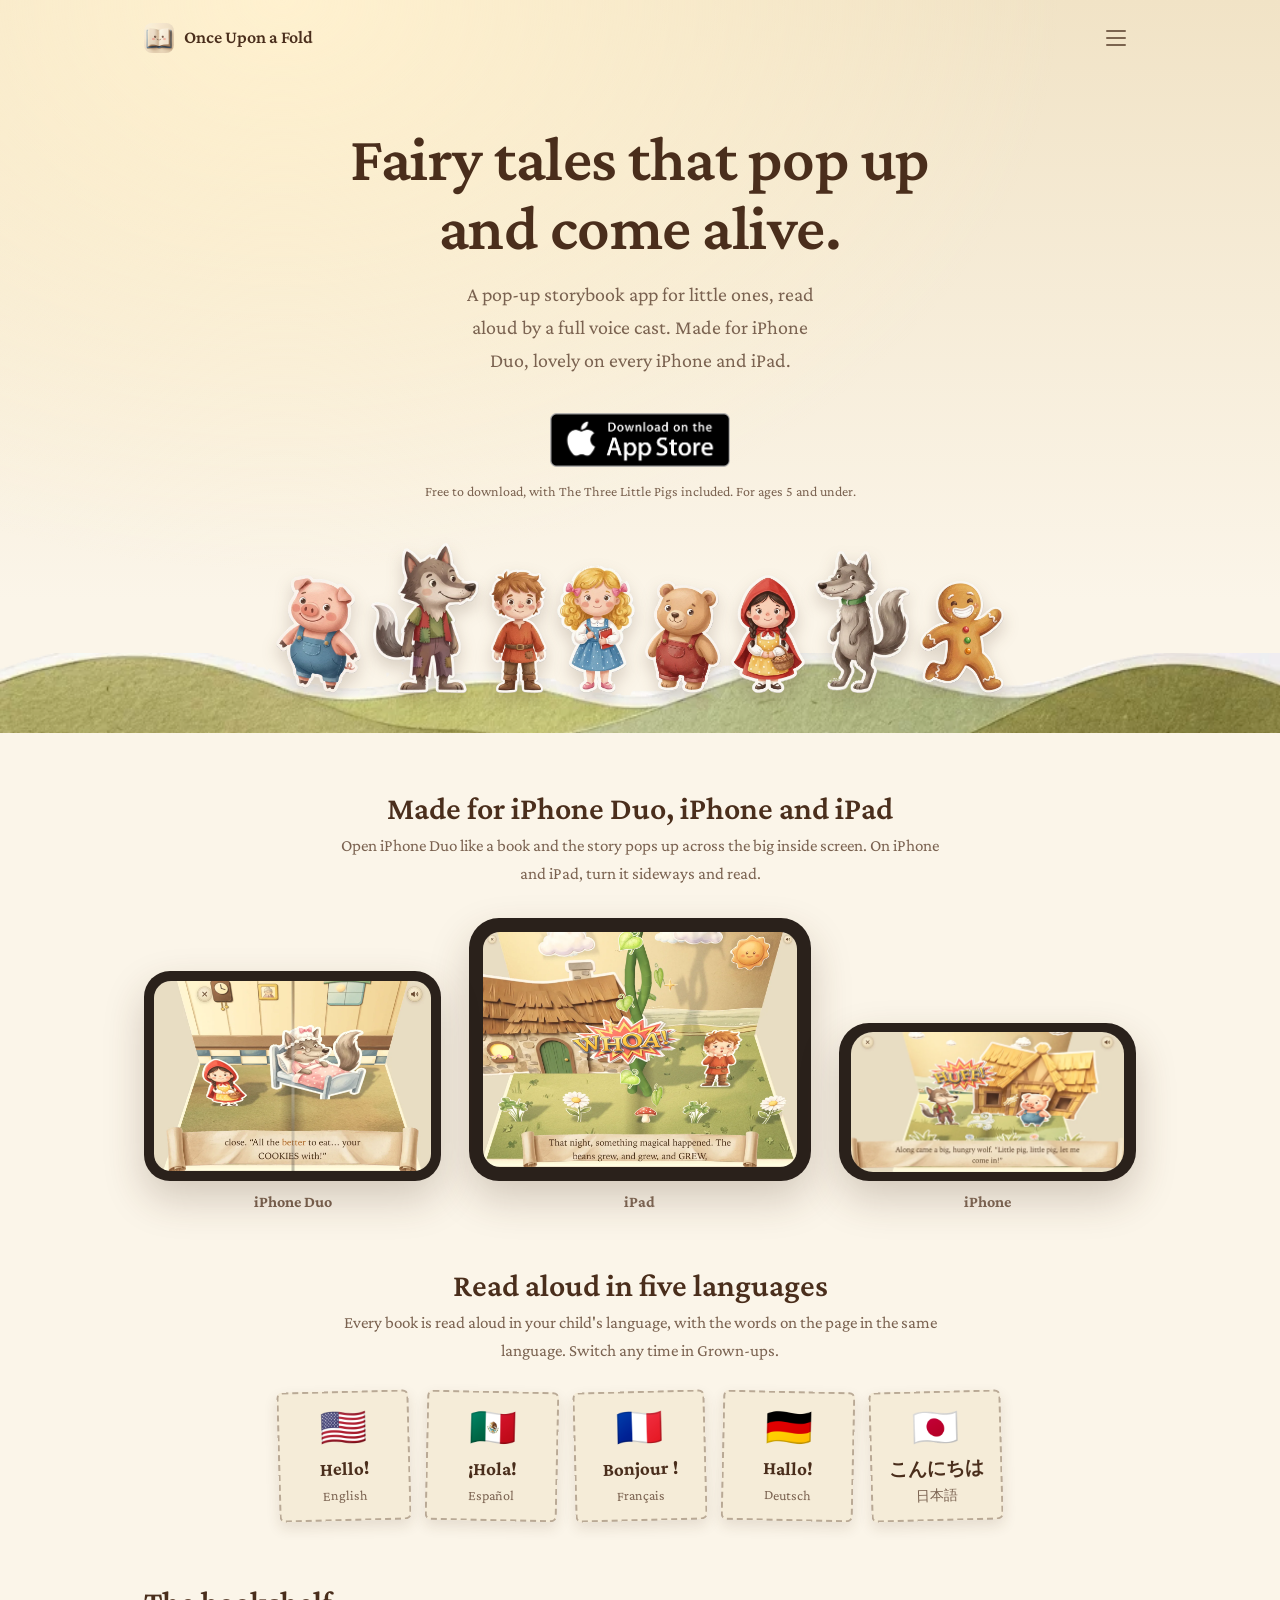
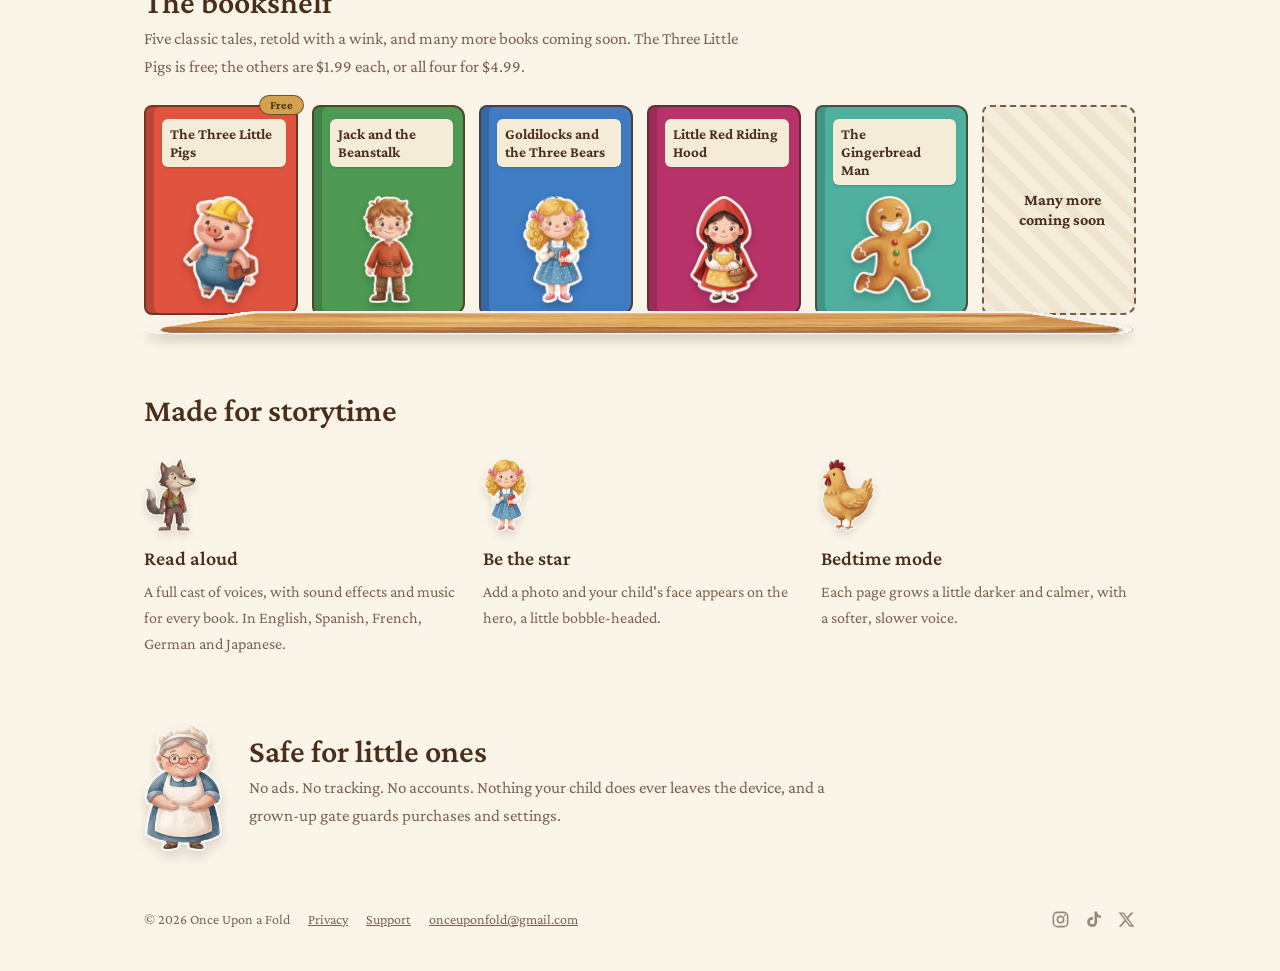
<file: index.html>
<!doctype html>
<html lang="en">
<head>
<meta charset="utf-8">
<meta name="viewport" content="width=device-width, initial-scale=1, viewport-fit=cover">
<title>Once Upon a Fold</title>
<meta name="description" content="Pop-up fairy tales that come alive, read aloud by a full voice cast. Made for iPhone Duo, lovely on every iPhone and iPad.">
<meta property="og:title" content="Once Upon a Fold">
<meta property="og:description" content="Pop-up fairy tales that come alive, read aloud by a full voice cast.">
<meta property="og:image" content="https://onceuponafold.com/assets/preview-poster.jpg">
<link rel="icon" href="assets/app-favicon.png">
<link rel="apple-touch-icon" href="assets/app-icon.png">
<link rel="stylesheet" href="https://fonts.googleapis.com/css2?family=Crimson+Pro:wght@400;600;700&display=swap">
<link rel="stylesheet" href="assets/site.css?v=20261105">
</head>
<body class="home">
<header>
  <nav aria-label="Site" class="wide">
    <a class="home-link" href="./"><img src="assets/app-icon.png" alt="Once Upon a Fold home"><span>Once Upon a Fold</span></a>
    <details class="menu">
      <summary aria-label="Menu"><span></span><span></span><span></span></summary>
      <div class="menu-panel">
        <a href="privacy.html">Privacy</a>
        <a href="support.html">Support</a>
        <span class="social"><a href="https://www.instagram.com/onceuponafold" rel="noopener" aria-label="Instagram"><svg viewBox="0 0 24 24" aria-hidden="true"><rect x="3" y="3" width="18" height="18" rx="5" fill="none" stroke="currentColor" stroke-width="2"/><circle cx="12" cy="12" r="4" fill="none" stroke="currentColor" stroke-width="2"/><circle cx="17.3" cy="6.7" r="1.2" fill="currentColor"/></svg></a><a href="https://www.tiktok.com/@onceuponafold.com" rel="noopener" aria-label="TikTok"><svg viewBox="0 0 24 24" aria-hidden="true"><path fill="currentColor" d="M16.6 2h-3.3v13.2a2.9 2.9 0 1 1-2.9-2.9c.3 0 .6 0 .9.1V9a6.3 6.3 0 1 0 5.3 6.2V8.6a8 8 0 0 0 4.7 1.5V6.8a4.7 4.7 0 0 1-4.7-4.8Z"/></svg></a><a href="https://x.com/OnceUponaFold" rel="noopener" aria-label="X"><svg viewBox="0 0 24 24" aria-hidden="true"><path fill="currentColor" d="M17.8 3h3.1l-6.8 7.8L22 21h-6.2l-4.9-6.4L5.3 21H2.2l7.3-8.3L2 3h6.4l4.4 5.8L17.8 3Zm-1.1 16.2h1.7L7.4 4.7H5.6l11.1 14.5Z"/></svg></a></span>
      </div>
    </details>
  </nav>
  <div class="hero">
    <h1>Fairy tales that pop up<br>and come alive.</h1>
    <p class="lead">A pop-up storybook app for little ones, read aloud by a full voice cast. Made for iPhone Duo, lovely on every iPhone and iPad.</p>
    <a class="badge" href="https://apps.apple.com/app/id6826041039" aria-label="Download on the App Store"><img src="assets/app-store-badge.png" alt="Download on the App Store" width="185" height="55"></a>
    <p class="small">Free to download, with The Three Little Pigs included. For ages 5 and under.</p>
  </div>
  <!-- The whole cast, standing along one ground line. -->
  <div class="cast" aria-hidden="true">
    <img src="assets/chars/pigStraw.webp?v=2" alt="" style="--h:118px">
    <img src="assets/chars/wolf.webp?v=2" alt="" style="--h:150px">
    <img src="assets/chars/jack.webp?v=2" alt="" style="--h:124px">
    <img src="assets/chars/goldilocks.webp?v=2" alt="" style="--h:128px">
    <img src="assets/chars/babyBear.webp?v=2" alt="" style="--h:112px">
    <img src="assets/chars/redHood.webp?v=2" alt="" style="--h:118px">
    <img src="assets/chars/wolfRed.webp?v=2" alt="" style="--h:142px">
    <img src="assets/chars/gingerSmile.webp?v=2" alt="" style="--h:112px">
  </div>
  <div class="ground" aria-hidden="true"></div>
</header>

<main class="wide">
  <!-- The app on every device it's made for. -->
  <section class="devices" aria-labelledby="devices">
    <h2 id="devices">Made for iPhone Duo, iPhone and iPad</h2>
    <p class="muted">Open iPhone Duo like a book and the story pops up across the big inside screen. On iPhone and iPad, turn it sideways and read.</p>
    <div class="device-row">
      <figure class="device duo">
        <div class="screen"><img src="assets/shot-duo.webp?v=2" alt="Little Red Riding Hood on iPhone Duo: the wolf in Grandma's nightcap, tucked up in her bed" loading="lazy"></div>
        <figcaption>iPhone Duo</figcaption>
      </figure>
      <figure class="device ipad">
        <div class="screen"><img src="assets/shot-ipad.webp?v=2" alt="Jack and the Beanstalk on iPad: the magic beanstalk grows up into the sky" loading="lazy"></div>
        <figcaption>iPad</figcaption>
      </figure>
      <figure class="device iphone">
        <div class="screen"><img src="assets/shot-iphone.webp?v=2" alt="The Three Little Pigs on iPhone: the wolf huffs and puffs at the straw house" loading="lazy"></div>
        <figcaption>iPhone</figcaption>
      </figure>
    </div>
  </section>


  <!-- The five reading languages (Nov 2026). -->
  <section class="languages" aria-labelledby="langs">
    <h2 id="langs">Read aloud in five languages</h2>
    <p class="muted">Every book is read aloud in your child's language, with the words on the page in the same language. Switch any time in Grown-ups.</p>
    <ul class="flags">
      <li><span class="flag" aria-hidden="true">🇺🇸</span><strong>Hello!</strong><span>English</span></li>
      <li><span class="flag" aria-hidden="true">🇲🇽</span><strong>¡Hola!</strong><span>Español</span></li>
      <li><span class="flag" aria-hidden="true">🇫🇷</span><strong>Bonjour !</strong><span>Français</span></li>
      <li><span class="flag" aria-hidden="true">🇩🇪</span><strong>Hallo!</strong><span>Deutsch</span></li>
      <li><span class="flag" aria-hidden="true">🇯🇵</span><strong>こんにちは</strong><span>日本語</span></li>
    </ul>
  </section>

  <section id="books" aria-labelledby="shelf">
    <h2 id="shelf">The bookshelf</h2>
    <p class="muted">Five classic tales, retold with a wink, and many more books coming soon. The Three Little Pigs is free; the others are $1.99 each, or all four for $4.99.</p>
    <div class="books">
      <article class="book" style="--cloth:#E0533F"><span class="tag">Free</span><h3>The Three Little Pigs</h3><img src="assets/chars/pigBricks.webp?v=2" alt="The third little pig in her hard hat"></article>
      <article class="book" style="--cloth:#4E9A54"><h3>Jack and the Beanstalk</h3><img src="assets/chars/jack.webp?v=2" alt="Jack"></article>
      <article class="book" style="--cloth:#3F7CC4"><h3>Goldilocks and the Three Bears</h3><img src="assets/chars/goldilocks.webp?v=2" alt="Goldilocks with her notebook"></article>
      <article class="book" style="--cloth:#B8336A"><h3>Little Red Riding Hood</h3><img src="assets/chars/redHood.webp?v=2" alt="Little Red Riding Hood with her basket"></article>
      <article class="book" style="--cloth:#4FB0A0"><h3>The Gingerbread Man</h3><img src="assets/chars/gingerSmile.webp?v=2" alt="The Gingerbread Man, smiling"></article>
      <article class="book soon"><p>Many more<br>coming soon</p></article>
    </div>
    <div class="plank" aria-hidden="true"></div>
  </section>

  <section aria-labelledby="more" class="features">
    <h2 id="more">Made for storytime</h2>
    <div class="trio">
      <div><img src="assets/chars/wolf.webp?v=2" alt="" class="mini"><h3>Read aloud</h3><p>A full cast of voices, with sound effects and music for every book. In English, Spanish, French, German and Japanese.</p></div>
      <div><img src="assets/chars/goldilocks.webp?v=2" alt="" class="mini"><h3>Be the star</h3><p>Add a photo and your child's face appears on the hero, a little bobble-headed.</p></div>
      <div><img src="assets/chars/hen.webp?v=2" alt="" class="mini"><h3>Bedtime mode</h3><p>Each page grows a little darker and calmer, with a softer, slower voice.</p></div>
    </div>
  </section>

  <section aria-labelledby="safe" class="safe">
    <img src="assets/chars/bakerGran.webp?v=2" alt="" class="gran">
    <div>
      <h2 id="safe">Safe for little ones</h2>
      <p class="muted">No ads. No tracking. No accounts. Nothing your child does ever leaves the device, and a grown-up gate guards purchases and settings.</p>
    </div>
  </section>
</main>

<footer class="wide">
  <span>© 2026 Once Upon a Fold</span>
  <a href="privacy.html">Privacy</a>
  <a href="support.html">Support</a>
  <a data-mail href="support.html">email us</a>
  <span class="social"><a href="https://www.instagram.com/onceuponafold" rel="noopener" aria-label="Instagram"><svg viewBox="0 0 24 24" aria-hidden="true"><rect x="3" y="3" width="18" height="18" rx="5" fill="none" stroke="currentColor" stroke-width="2"/><circle cx="12" cy="12" r="4" fill="none" stroke="currentColor" stroke-width="2"/><circle cx="17.3" cy="6.7" r="1.2" fill="currentColor"/></svg></a><a href="https://www.tiktok.com/@onceuponafold.com" rel="noopener" aria-label="TikTok"><svg viewBox="0 0 24 24" aria-hidden="true"><path fill="currentColor" d="M16.6 2h-3.3v13.2a2.9 2.9 0 1 1-2.9-2.9c.3 0 .6 0 .9.1V9a6.3 6.3 0 1 0 5.3 6.2V8.6a8 8 0 0 0 4.7 1.5V6.8a4.7 4.7 0 0 1-4.7-4.8Z"/></svg></a><a href="https://x.com/OnceUponaFold" rel="noopener" aria-label="X"><svg viewBox="0 0 24 24" aria-hidden="true"><path fill="currentColor" d="M17.8 3h3.1l-6.8 7.8L22 21h-6.2l-4.9-6.4L5.3 21H2.2l7.3-8.3L2 3h6.4l4.4 5.8L17.8 3Zm-1.1 16.2h1.7L7.4 4.7H5.6l11.1 14.5Z"/></svg></a></span>
</footer>
<script>
var h = location.hash.slice(1);
if (h === 'privacy' || h === 'support') location.replace(h + '.html');
</script>
<script>
document.querySelectorAll('[data-mail]').forEach(function (el) {
  var a = ['onceuponfold', 'gmail.com'].join('@');
  el.textContent = a;
  if (el.tagName === 'A') el.href = 'mailto:' + a;
});
</script>
</body>
</html>
</file>
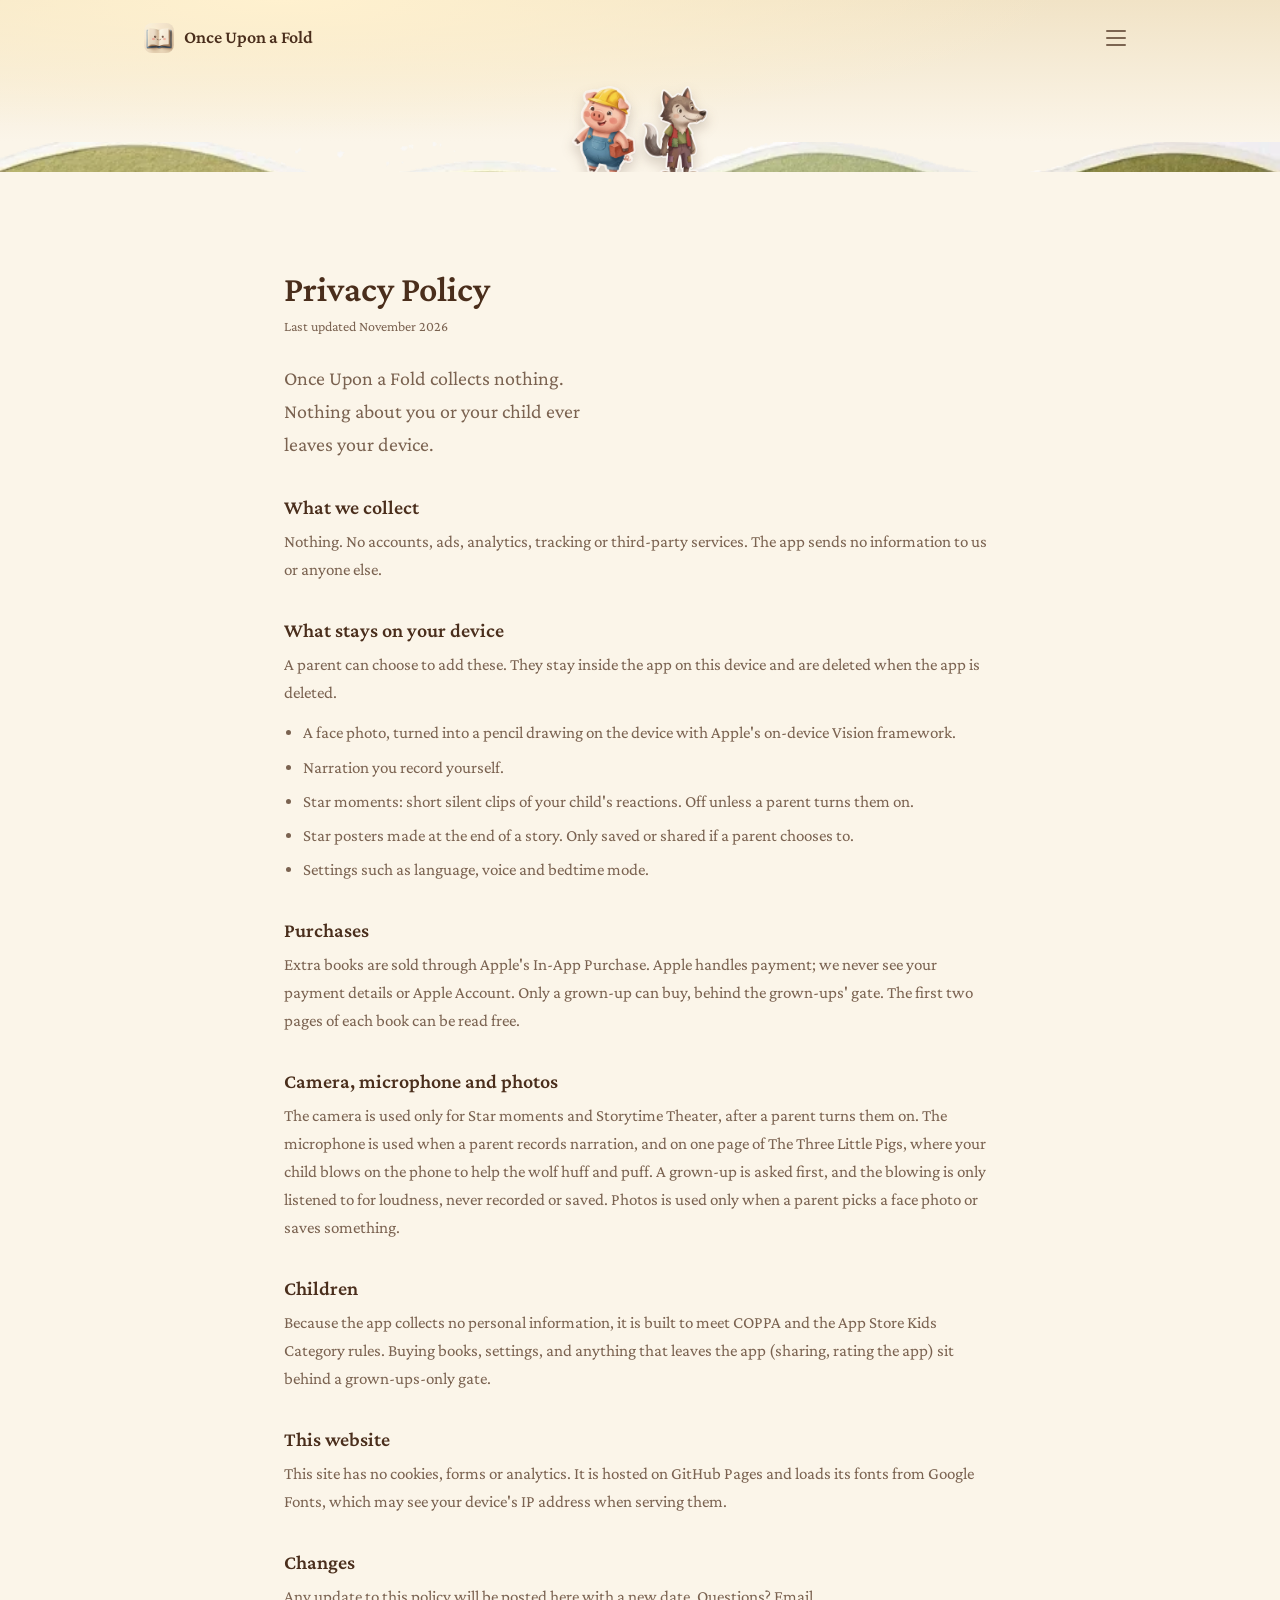
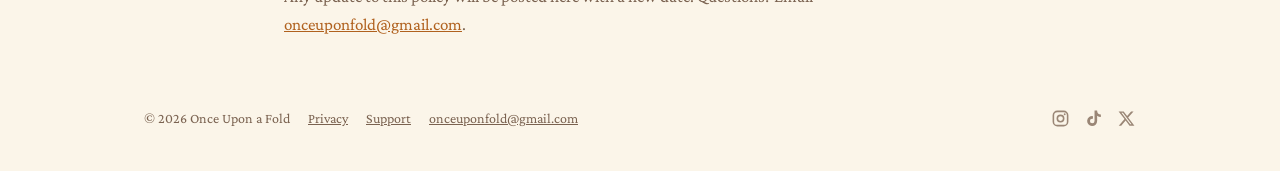
<file: privacy.html>
<!doctype html>
<html lang="en">
<head>
<meta charset="utf-8">
<meta name="viewport" content="width=device-width, initial-scale=1, viewport-fit=cover">
<title>Privacy Policy · Once Upon a Fold</title>
<meta name="description" content="Once Upon a Fold collects no data. Everything stays on your device.">
<meta property="og:title" content="Once Upon a Fold">
<meta property="og:description" content="Once Upon a Fold collects no data. Everything stays on your device.">
<meta property="og:image" content="https://onceuponafold.com/assets/preview-poster.jpg">
<link rel="icon" href="assets/app-favicon.png">
<link rel="apple-touch-icon" href="assets/app-icon.png">
<link rel="stylesheet" href="https://fonts.googleapis.com/css2?family=Crimson+Pro:wght@400;600;700&display=swap">
<link rel="stylesheet" href="assets/site.css?v=20261105">
</head>
<body class="home">
<header class="page-head">
  <nav aria-label="Site" class="wide">
    <a class="home-link" href="./"><img src="assets/app-icon.png" alt="Once Upon a Fold home"><span>Once Upon a Fold</span></a>
    <details class="menu">
      <summary aria-label="Menu"><span></span><span></span><span></span></summary>
      <div class="menu-panel">
        <a href="privacy.html" aria-current="page">Privacy</a>
        <a href="support.html">Support</a>
        <span class="social"><a href="https://www.instagram.com/onceuponafold" rel="noopener" aria-label="Instagram"><svg viewBox="0 0 24 24" aria-hidden="true"><rect x="3" y="3" width="18" height="18" rx="5" fill="none" stroke="currentColor" stroke-width="2"/><circle cx="12" cy="12" r="4" fill="none" stroke="currentColor" stroke-width="2"/><circle cx="17.3" cy="6.7" r="1.2" fill="currentColor"/></svg></a><a href="https://www.tiktok.com/@onceuponafold.com" rel="noopener" aria-label="TikTok"><svg viewBox="0 0 24 24" aria-hidden="true"><path fill="currentColor" d="M16.6 2h-3.3v13.2a2.9 2.9 0 1 1-2.9-2.9c.3 0 .6 0 .9.1V9a6.3 6.3 0 1 0 5.3 6.2V8.6a8 8 0 0 0 4.7 1.5V6.8a4.7 4.7 0 0 1-4.7-4.8Z"/></svg></a><a href="https://x.com/OnceUponaFold" rel="noopener" aria-label="X"><svg viewBox="0 0 24 24" aria-hidden="true"><path fill="currentColor" d="M17.8 3h3.1l-6.8 7.8L22 21h-6.2l-4.9-6.4L5.3 21H2.2l7.3-8.3L2 3h6.4l4.4 5.8L17.8 3Zm-1.1 16.2h1.7L7.4 4.7H5.6l11.1 14.5Z"/></svg></a></span>
      </div>
    </details>
  </nav>
  <div class="mini-cast" aria-hidden="true">
    <img src="assets/chars/pigBricks.webp?v=2" alt=""><img src="assets/chars/wolf.webp?v=2" alt="">
  </div>
  <div class="ground thin" aria-hidden="true"></div>
</header>
<main class="page wide">
  <section>
    <h2>Privacy Policy</h2>
    <p class="date">Last updated November 2026</p>
    <p class="lead">Once Upon a Fold collects nothing. Nothing about you or your child ever leaves your device.</p>

    <h3>What we collect</h3>
    <p>Nothing. No accounts, ads, analytics, tracking or third-party services. The app sends no information to us or anyone else.</p>

    <h3>What stays on your device</h3>
    <p>A parent can choose to add these. They stay inside the app on this device and are deleted when the app is deleted.</p>
    <ul>
      <li>A face photo, turned into a pencil drawing on the device with Apple's on-device Vision framework.</li>
      <li>Narration you record yourself.</li>
      <li>Star moments: short silent clips of your child's reactions. Off unless a parent turns them on.</li>
      <li>Star posters made at the end of a story. Only saved or shared if a parent chooses to.</li>
      <li>Settings such as language, voice and bedtime mode.</li>
    </ul>

    <h3>Purchases</h3>
    <p>Extra books are sold through Apple's In-App Purchase. Apple handles payment; we never see your payment details or Apple Account. Only a grown-up can buy, behind the grown-ups' gate. The first two pages of each book can be read free.</p>

    <h3>Camera, microphone and photos</h3>
    <p>The camera is used only for Star moments and Storytime Theater, after a parent turns them on. The microphone is used when a parent records narration, and on one page of The Three Little Pigs, where your child blows on the phone to help the wolf huff and puff. A grown-up is asked first, and the blowing is only listened to for loudness, never recorded or saved. Photos is used only when a parent picks a face photo or saves something.</p>

    <h3>Children</h3>
    <p>Because the app collects no personal information, it is built to meet COPPA and the App Store Kids Category rules. Buying books, settings, and anything that leaves the app (sharing, rating the app) sit behind a grown-ups-only gate.</p>

    <h3>This website</h3>
    <p>This site has no cookies, forms or analytics. It is hosted on GitHub Pages and loads its fonts from Google Fonts, which may see your device's IP address when serving them.</p>

    <h3>Changes</h3>
    <p>Any update to this policy will be posted here with a new date. Questions? Email <a data-mail href="support.html">us</a>.</p>
  </section>
</main>
<footer class="wide">
    <span>© 2026 Once Upon a Fold</span>
    <a href="privacy.html">Privacy</a>
    <a href="support.html">Support</a>
    <a data-mail href="support.html">email us</a>
  <span class="social"><a href="https://www.instagram.com/onceuponafold" rel="noopener" aria-label="Instagram"><svg viewBox="0 0 24 24" aria-hidden="true"><rect x="3" y="3" width="18" height="18" rx="5" fill="none" stroke="currentColor" stroke-width="2"/><circle cx="12" cy="12" r="4" fill="none" stroke="currentColor" stroke-width="2"/><circle cx="17.3" cy="6.7" r="1.2" fill="currentColor"/></svg></a><a href="https://www.tiktok.com/@onceuponafold.com" rel="noopener" aria-label="TikTok"><svg viewBox="0 0 24 24" aria-hidden="true"><path fill="currentColor" d="M16.6 2h-3.3v13.2a2.9 2.9 0 1 1-2.9-2.9c.3 0 .6 0 .9.1V9a6.3 6.3 0 1 0 5.3 6.2V8.6a8 8 0 0 0 4.7 1.5V6.8a4.7 4.7 0 0 1-4.7-4.8Z"/></svg></a><a href="https://x.com/OnceUponaFold" rel="noopener" aria-label="X"><svg viewBox="0 0 24 24" aria-hidden="true"><path fill="currentColor" d="M17.8 3h3.1l-6.8 7.8L22 21h-6.2l-4.9-6.4L5.3 21H2.2l7.3-8.3L2 3h6.4l4.4 5.8L17.8 3Zm-1.1 16.2h1.7L7.4 4.7H5.6l11.1 14.5Z"/></svg></a></span>
</footer>

<script>
document.querySelectorAll('[data-mail]').forEach(function (el) {
  var a = ['onceuponfold', 'gmail.com'].join('@');
  el.textContent = a;
  if (el.tagName === 'A') el.href = 'mailto:' + a;
});
</script>
</body>
</html>
</file>
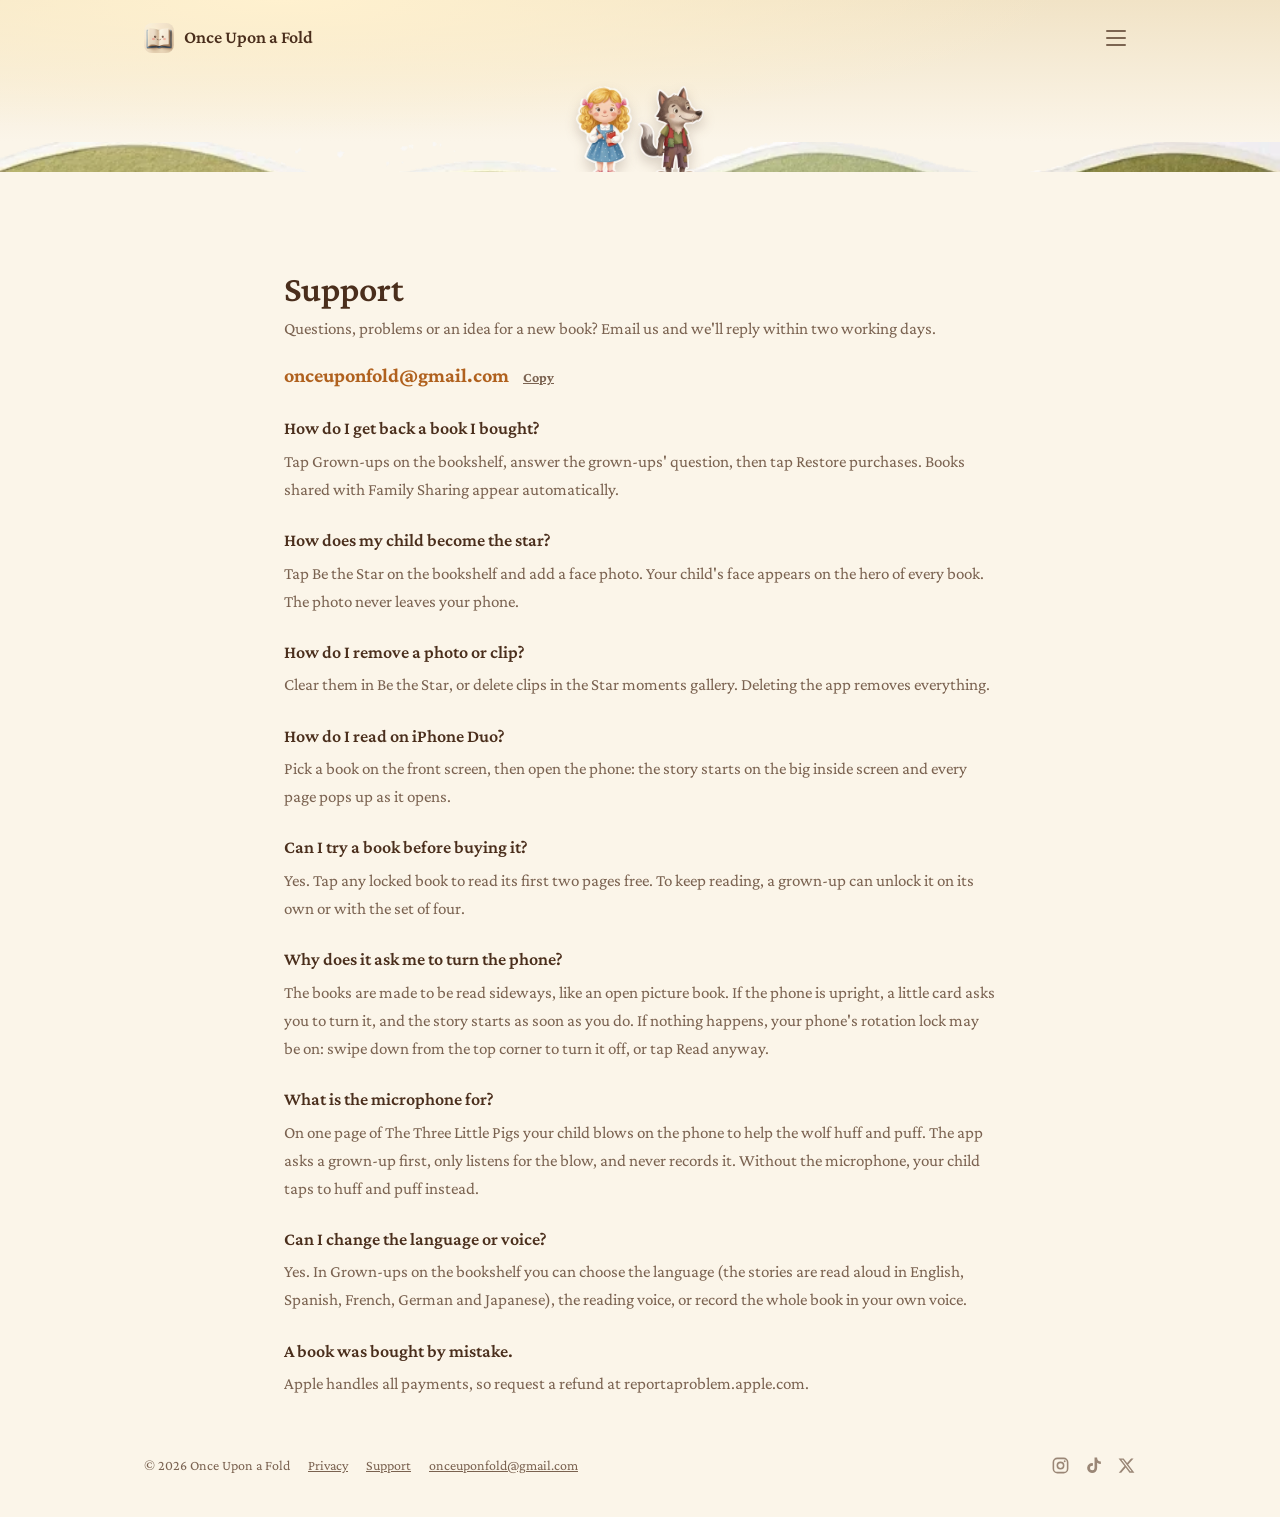
<file: support.html>
<!doctype html>
<html lang="en">
<head>
<meta charset="utf-8">
<meta name="viewport" content="width=device-width, initial-scale=1, viewport-fit=cover">
<title>Support · Once Upon a Fold</title>
<meta name="description" content="Help and contact for Once Upon a Fold.">
<meta property="og:title" content="Once Upon a Fold">
<meta property="og:description" content="Help and contact for Once Upon a Fold.">
<meta property="og:image" content="https://onceuponafold.com/assets/preview-poster.jpg">
<link rel="icon" href="assets/app-favicon.png">
<link rel="apple-touch-icon" href="assets/app-icon.png">
<link rel="stylesheet" href="https://fonts.googleapis.com/css2?family=Crimson+Pro:wght@400;600;700&display=swap">
<link rel="stylesheet" href="assets/site.css?v=20261105">
</head>
<body class="home">
<header class="page-head">
  <nav aria-label="Site" class="wide">
    <a class="home-link" href="./"><img src="assets/app-icon.png" alt="Once Upon a Fold home"><span>Once Upon a Fold</span></a>
    <details class="menu">
      <summary aria-label="Menu"><span></span><span></span><span></span></summary>
      <div class="menu-panel">
        <a href="privacy.html">Privacy</a>
        <a href="support.html" aria-current="page">Support</a>
        <span class="social"><a href="https://www.instagram.com/onceuponafold" rel="noopener" aria-label="Instagram"><svg viewBox="0 0 24 24" aria-hidden="true"><rect x="3" y="3" width="18" height="18" rx="5" fill="none" stroke="currentColor" stroke-width="2"/><circle cx="12" cy="12" r="4" fill="none" stroke="currentColor" stroke-width="2"/><circle cx="17.3" cy="6.7" r="1.2" fill="currentColor"/></svg></a><a href="https://www.tiktok.com/@onceuponafold.com" rel="noopener" aria-label="TikTok"><svg viewBox="0 0 24 24" aria-hidden="true"><path fill="currentColor" d="M16.6 2h-3.3v13.2a2.9 2.9 0 1 1-2.9-2.9c.3 0 .6 0 .9.1V9a6.3 6.3 0 1 0 5.3 6.2V8.6a8 8 0 0 0 4.7 1.5V6.8a4.7 4.7 0 0 1-4.7-4.8Z"/></svg></a><a href="https://x.com/OnceUponaFold" rel="noopener" aria-label="X"><svg viewBox="0 0 24 24" aria-hidden="true"><path fill="currentColor" d="M17.8 3h3.1l-6.8 7.8L22 21h-6.2l-4.9-6.4L5.3 21H2.2l7.3-8.3L2 3h6.4l4.4 5.8L17.8 3Zm-1.1 16.2h1.7L7.4 4.7H5.6l11.1 14.5Z"/></svg></a></span>
      </div>
    </details>
  </nav>
  <div class="mini-cast" aria-hidden="true">
    <img src="assets/chars/goldilocks.webp?v=2" alt=""><img src="assets/chars/wolf.webp?v=2" alt="">
  </div>
  <div class="ground thin" aria-hidden="true"></div>
</header>
<main class="page wide">
  <section>
    <h2>Support</h2>
    <p>Questions, problems or an idea for a new book? Email us and we'll reply within two working days.</p>
    <div class="mail">
      <strong id="email" data-mail>onceuponfold [at] gmail [dot] com</strong>
      <button type="button" id="copy">Copy</button>
    </div>

    <dl>
      <dt>How do I get back a book I bought?</dt>
      <dd>Tap Grown-ups on the bookshelf, answer the grown-ups' question, then tap Restore purchases. Books shared with Family Sharing appear automatically.</dd>
      <dt>How does my child become the star?</dt>
      <dd>Tap Be the Star on the bookshelf and add a face photo. Your child's face appears on the hero of every book. The photo never leaves your phone.</dd>
      <dt>How do I remove a photo or clip?</dt>
      <dd>Clear them in Be the Star, or delete clips in the Star moments gallery. Deleting the app removes everything.</dd>
      <dt>How do I read on iPhone Duo?</dt>
      <dd>Pick a book on the front screen, then open the phone: the story starts on the big inside screen and every page pops up as it opens.</dd>
      <dt>Can I try a book before buying it?</dt>
      <dd>Yes. Tap any locked book to read its first two pages free. To keep reading, a grown-up can unlock it on its own or with the set of four.</dd>
      <dt>Why does it ask me to turn the phone?</dt>
      <dd>The books are made to be read sideways, like an open picture book. If the phone is upright, a little card asks you to turn it, and the story starts as soon as you do. If nothing happens, your phone's rotation lock may be on: swipe down from the top corner to turn it off, or tap Read anyway.</dd>
      <dt>What is the microphone for?</dt>
      <dd>On one page of The Three Little Pigs your child blows on the phone to help the wolf huff and puff. The app asks a grown-up first, only listens for the blow, and never records it. Without the microphone, your child taps to huff and puff instead.</dd>
      <dt>Can I change the language or voice?</dt>
      <dd>Yes. In Grown-ups on the bookshelf you can choose the language (the stories are read aloud in English, Spanish, French, German and Japanese), the reading voice, or record the whole book in your own voice.</dd>
      <dt>A book was bought by mistake.</dt>
      <dd>Apple handles all payments, so request a refund at reportaproblem.apple.com.</dd>
    </dl>
  </section>
</main>
<footer class="wide">
    <span>© 2026 Once Upon a Fold</span>
    <a href="privacy.html">Privacy</a>
    <a href="support.html">Support</a>
    <a data-mail href="support.html">email us</a>
  <span class="social"><a href="https://www.instagram.com/onceuponafold" rel="noopener" aria-label="Instagram"><svg viewBox="0 0 24 24" aria-hidden="true"><rect x="3" y="3" width="18" height="18" rx="5" fill="none" stroke="currentColor" stroke-width="2"/><circle cx="12" cy="12" r="4" fill="none" stroke="currentColor" stroke-width="2"/><circle cx="17.3" cy="6.7" r="1.2" fill="currentColor"/></svg></a><a href="https://www.tiktok.com/@onceuponafold.com" rel="noopener" aria-label="TikTok"><svg viewBox="0 0 24 24" aria-hidden="true"><path fill="currentColor" d="M16.6 2h-3.3v13.2a2.9 2.9 0 1 1-2.9-2.9c.3 0 .6 0 .9.1V9a6.3 6.3 0 1 0 5.3 6.2V8.6a8 8 0 0 0 4.7 1.5V6.8a4.7 4.7 0 0 1-4.7-4.8Z"/></svg></a><a href="https://x.com/OnceUponaFold" rel="noopener" aria-label="X"><svg viewBox="0 0 24 24" aria-hidden="true"><path fill="currentColor" d="M17.8 3h3.1l-6.8 7.8L22 21h-6.2l-4.9-6.4L5.3 21H2.2l7.3-8.3L2 3h6.4l4.4 5.8L17.8 3Zm-1.1 16.2h1.7L7.4 4.7H5.6l11.1 14.5Z"/></svg></a></span>
</footer>
<script>
document.getElementById('copy').addEventListener('click', function () {
  var btn = this, el = document.getElementById('email');
  function sel() { var r = document.createRange(); r.selectNodeContents(el); var s = getSelection(); s.removeAllRanges(); s.addRange(r); btn.textContent = 'Selected'; }
  try { navigator.clipboard.writeText(el.textContent).then(function () { btn.textContent = 'Copied'; setTimeout(function () { btn.textContent = 'Copy'; }, 1600); }, sel); } catch (e) { sel(); }
});
</script>
<script>
document.querySelectorAll('[data-mail]').forEach(function (el) {
  var a = ['onceuponfold', 'gmail.com'].join('@');
  el.textContent = a;
  if (el.tagName === 'A') el.href = 'mailto:' + a;
});
</script>
</body>
</html>
</file>
<file: assets/site.css>
/* Layout: the app's painted look (Nov 2026): brown ink on cream paper, a storybook serif (the app's
   own Iowan Old Style on Apple devices), painted characters standing on painted grass. */
:root {
  --bg: #FBF5E9; --ink: #4A2E1C; --muted: #7A6250; --red: #B0611E; --line: #EADFC8; --leaf: #7E9A4B;
  --display: "Iowan Old Style", "Crimson Pro", Georgia, serif;
  --body: "Iowan Old Style", "Crimson Pro", Georgia, serif;
}
@media (prefers-color-scheme: dark) {
  :root:not([data-theme="light"]) { --bg: #1B2238; --ink: #F3E9D6; --muted: #B9AE9D; --red: #E9A55B; --line: #2C3550; --leaf: #8FAE5A; color-scheme: dark; }
}
:root[data-theme="dark"] { --bg: #1B2238; --ink: #F3E9D6; --muted: #B9AE9D; --red: #E9A55B; --line: #2C3550; --leaf: #8FAE5A; color-scheme: dark; }
* { box-sizing: border-box; }
html, body { margin: 0; }
body { background: var(--bg); color: var(--ink); font-family: var(--body); font-size: 17px; line-height: 1.65; }
img { max-width: 100%; }
.hero { display: block; width: 100%; height: max(240px, calc(100vw * 700 / 2440)); object-fit: cover; object-position: 50% 0; }
.hero.short { height: max(150px, calc(100vw * 380 / 2440)); object-position: 50% 30%; }
.col { max-width: 640px; margin: 0 auto; padding-left: max(20px, env(safe-area-inset-left, 0px)); padding-right: max(20px, env(safe-area-inset-right, 0px)); }
nav { display: flex; align-items: center; gap: 22px; padding-block: 18px; border-bottom: 1px solid var(--line); }
nav .home { white-space: nowrap; display: flex; align-items: center; gap: 10px; margin-right: auto; font-family: var(--display); font-weight: 600; font-size: 18px; }
nav .home img { width: 30px; height: 30px; border-radius: 8px; }
nav a { color: var(--ink); text-decoration: none; font-weight: 700; }
@media (max-width: 420px) { nav .home span { display: none; } }
nav a:hover, nav a[aria-current] { color: var(--red); }
a:focus-visible, button:focus-visible { outline: 2px solid var(--red); outline-offset: 3px; border-radius: 4px; }
a { color: var(--red); }
section { padding-block: 40px 8px; }
h1 { font-family: var(--display); font-weight: 600; font-size: clamp(36px, 7vw, 52px); line-height: 1.08; margin: 0 0 14px; text-wrap: balance; }
h2 { font-family: var(--display); font-weight: 600; font-size: 30px; line-height: 1.2; margin: 0 0 4px; }
.date { color: var(--muted); font-size: 14px; margin: 0 0 24px; }
h3 { font-size: 17px; font-weight: 700; margin: 28px 0 4px; }
p { margin: 0 0 12px; }
ul { margin: 0 0 12px; padding-left: 1.1em; }
li { margin-bottom: 6px; }
.lead { font-size: 20px; color: var(--muted); max-width: 30ch; }
.badge { display: inline-block; margin: 14px 0 6px; line-height: 0; }
.badge img { height: 54px; width: auto; }
.small { font-size: 14px; color: var(--muted); }
.trio { display: grid; grid-template-columns: repeat(3, minmax(0, 1fr)); gap: 24px; padding-block: 36px 8px; border-top: 1px solid var(--line); margin-top: 32px; }
.trio h3 { margin: 0 0 4px; font-family: var(--display); font-weight: 600; font-size: 20px; }
.trio p { color: var(--muted); font-size: 16px; margin: 0; }
@media (max-width: 600px) { .trio { grid-template-columns: 1fr; gap: 18px; } }
.mail { display: flex; flex-wrap: wrap; align-items: baseline; gap: 6px 14px; margin: 16px 0 8px; }
.mail strong { font-size: 20px; color: var(--red); user-select: all; word-break: break-all; }
.mail button { font: 700 14px var(--body); color: var(--muted); background: none; border: 0; padding: 0; cursor: pointer; text-decoration: underline; }
dl { margin: 0; }
dt { font-weight: 700; margin-top: 22px; }
dd { margin: 4px 0 0; color: var(--muted); }
footer { padding-block: 48px 40px; color: var(--muted); font-size: 14px; display: flex; flex-wrap: wrap; gap: 6px 18px; }
footer a { color: var(--muted); }

/* ---- Home page (Nov 2026): calm and centred, the whole cast on one ground line ---- */
.home { background: var(--bg); }
.wide { max-width: 1040px; margin: 0 auto; padding-left: max(24px, env(safe-area-inset-left, 0px)); padding-right: max(24px, env(safe-area-inset-right, 0px)); }
.home nav { border-bottom: 0; }
.home-link { white-space: nowrap; display: flex; align-items: center; gap: 10px; margin-right: auto; font-family: var(--display); font-weight: 600; font-size: 18px; color: var(--ink) !important; }
.home-link img { width: 30px; height: 30px; border-radius: 8px; }
@media (max-width: 420px) { .home-link span { display: none; } }
.home header { background: radial-gradient(ellipse at 22% 0%, #FFF1CF 0%, rgba(255,241,207,0) 55%), linear-gradient(#F1E3C6, var(--bg) 82%); overflow: hidden; }
.hero { text-align: center; padding: 48px 24px 0; height: auto; }
.hero h1 { font-size: clamp(38px, 6vw, 64px); letter-spacing: -.5px; margin: 0 0 16px; }
.hero .lead { margin: 0 auto 22px; max-width: 34ch; }
.hero .small { margin-top: 4px; }
.cast { display: flex; justify-content: center; align-items: flex-end; gap: clamp(0px, 1vw, 10px); margin-top: 40px; padding: 0 12px; }
.cast img { height: var(--h); width: auto; position: relative; z-index: 1; margin-bottom: -14px; filter: drop-shadow(0 8px 8px rgba(74, 46, 28, .18)); animation: bob 5s ease-in-out infinite; }
.cast img:nth-child(even) { animation-delay: 1.3s; }
.cast img:nth-child(3n) { animation-delay: 2.4s; }
@keyframes bob { 0%, 100% { transform: translateY(0); } 50% { transform: translateY(-6px); } }
@media (max-width: 760px) { .cast img { height: calc(var(--h) * .58); } }
.ground { height: 80px; margin-top: -26px; background-image: url(ground.webp); background-repeat: no-repeat; background-position: center top; background-size: cover; }
@media (prefers-reduced-motion: reduce) { .cast img, .book { animation: none !important; transition: none !important; } }
@media (prefers-color-scheme: dark) { :root:not([data-theme="light"]) .home, :root:not([data-theme="light"]) .home header, :root:not([data-theme="light"]) .page-head { background: radial-gradient(ellipse at 22% 0%, rgba(255,214,140,.18) 0%, rgba(255,214,140,0) 55%), var(--bg); } :root:not([data-theme="light"]) .book h3 { background: #F5ECD8; } }

.home main section { padding-block: 56px 0; }
.home h2 { font-size: 32px; }
.muted { color: var(--muted); max-width: 62ch; }

.books { display: grid; grid-template-columns: repeat(6, minmax(0, 1fr)); gap: 14px; align-items: end; margin-top: 24px; }
.book { position: relative; background: var(--cloth); border: 2px solid rgba(74, 46, 28, .75); border-radius: 8px 12px 12px 8px; min-height: 210px; padding: 12px 10px 12px 16px; box-shadow: inset 8px 0 0 rgba(0, 0, 0, .16); transition: transform .3s cubic-bezier(.3, 1.6, .5, 1); }
.book:hover { transform: translateY(-8px) rotate(-1.5deg); }
.book h3 { font-family: var(--display); font-weight: 700; font-size: 15px; line-height: 1.2; margin: 0; background: #F5ECD8; color: #4A2E1C; border-radius: 6px; padding: 6px 8px; box-shadow: 0 1px 2px rgba(74, 46, 28, .25); }
.book img { position: absolute; bottom: 10px; left: 50%; transform: translateX(-50%); height: 52%; width: auto; filter: drop-shadow(0 4px 4px rgba(0, 0, 0, .2)); }
.book .tag { position: absolute; top: -12px; right: -8px; z-index: 1; background: #D3A24E; color: #4A2E1C; border: 1.5px solid rgba(74, 46, 28, .7); border-radius: 999px; font: 700 12px var(--body); padding: 2px 10px; }
.book.soon { background: repeating-linear-gradient(45deg, #F6EEDD, #F6EEDD 10px, #EFE4CE 10px, #EFE4CE 20px); border-style: dashed; display: flex; align-items: center; justify-content: center; text-align: center; box-shadow: none; }
.book.soon p { font: 700 16px/1.3 var(--display); color: #4A2E1C; margin: 0; }
.plank { height: 24px; background: url(plank.webp) center / 100% 100%; margin-top: -4px; filter: drop-shadow(0 6px 6px rgba(74, 46, 28, .2)); }
@media (max-width: 760px) { .books { grid-template-columns: repeat(3, minmax(0, 1fr)); gap: 22px 12px; } .plank { display: none; } }

.features .trio { border-top: 0; margin-top: 8px; padding-top: 20px; }
.features .mini { height: 74px; width: auto; display: block; margin-bottom: 10px; filter: drop-shadow(0 4px 4px rgba(74, 46, 28, .15)); }
.safe { display: flex; align-items: center; gap: 26px; padding-bottom: 12px; }
.safe .gran { height: 130px; width: auto; flex: none; filter: drop-shadow(0 6px 6px rgba(74, 46, 28, .15)); }
@media (max-width: 600px) { .safe { flex-direction: column; align-items: flex-start; } }
.home footer { padding-block: 56px 40px; }

/* Privacy and support pages: the homepage's look, a smaller header */
.page-head { background: radial-gradient(ellipse at 22% 0%, #FFF1CF 0%, rgba(255,241,207,0) 55%), linear-gradient(#F1E3C6, var(--bg) 85%); }
.page-head nav a[aria-current] { color: var(--red); }
.mini-cast { display: flex; justify-content: center; align-items: flex-end; gap: 6px; padding-top: 10px; }
.mini-cast img { height: 92px; width: auto; position: relative; z-index: 1; margin-bottom: -10px; filter: drop-shadow(0 6px 6px rgba(74, 46, 28, .18)); animation: bob 5s ease-in-out infinite; }
.mini-cast img:nth-child(2) { animation-delay: 1.4s; }
.ground.thin { height: 30px; }
.page { max-width: 760px; padding-top: 40px; }
.page h2 { font-size: 36px; }
.page h3 { font-family: var(--display); font-weight: 600; font-size: 20px; margin-top: 30px; }
.page p, .page li, .page dd { color: var(--muted); }
.page dt { font-family: var(--display); font-weight: 600; font-size: 18px; color: var(--ink); }

/* The app inside the devices it's made for */
.devices h2, .devices > p { text-align: center; margin-left: auto; margin-right: auto; }
.device-row { display: grid; grid-template-columns: 1fr 1.15fr 1fr; gap: 28px; align-items: end; margin-top: 30px; }
.device { margin: 0; text-align: center; }
.device figcaption { font: 700 16px var(--display); color: var(--muted); margin-top: 12px; }
.device .screen { background: #2a211b; padding: 10px; border-radius: 26px; box-shadow: 0 18px 40px rgba(74, 46, 28, .22); }
.device .screen img { display: block; width: 100%; height: auto; border-radius: 17px; }
.device.ipad .screen { padding: 14px; border-radius: 30px; }
.device.iphone .screen { border-radius: 30px; padding: 9px 12px; }
.device.iphone .screen img { border-radius: 22px; }
/* iPhone Duo: an open book of a phone, with its hinge down the middle */
.device.duo .screen { position: relative; }
.device.duo .screen::after { content: ""; position: absolute; top: 10px; bottom: 10px; left: 50%; width: 3px; transform: translateX(-50%); background: linear-gradient(rgba(0,0,0,.25), rgba(255,255,255,.35), rgba(0,0,0,.25)); }
@media (max-width: 760px) { .device-row { grid-template-columns: 1fr; gap: 26px; } }

/* Social links: small, quiet icons that light up on hover */
.social { display: inline-flex; align-items: center; gap: 14px; }
nav .social { margin-left: 6px; padding-left: 16px; border-left: 1px solid var(--line); }
.social a { display: inline-flex; color: var(--muted) !important; opacity: .75; transition: opacity .2s, color .2s, transform .2s; }
.social a:hover { opacity: 1; color: var(--red) !important; transform: translateY(-1px); }
.social svg { width: 19px; height: 19px; }
footer .social { margin-left: auto; }
@media (max-width: 520px) { nav .social { display: none; } }

/* A quiet menu button (three short lines) that opens a small paper card */
.menu { position: relative; margin-left: auto; }
.menu summary { list-style: none; cursor: pointer; width: 40px; height: 40px; border-radius: 12px; display: flex; flex-direction: column; align-items: center; justify-content: center; gap: 5px; opacity: .7; transition: opacity .2s, background .2s; }
.menu summary::-webkit-details-marker { display: none; }
.menu summary:hover, .menu[open] summary { opacity: 1; background: rgba(74, 46, 28, .06); }
.menu summary span { display: block; width: 20px; height: 2px; border-radius: 2px; background: var(--ink); transition: transform .2s, opacity .2s; }
.menu[open] summary span:nth-child(1) { transform: translateY(7px) rotate(45deg); }
.menu[open] summary span:nth-child(2) { opacity: 0; }
.menu[open] summary span:nth-child(3) { transform: translateY(-7px) rotate(-45deg); }
.menu-panel { position: absolute; right: 0; top: 48px; z-index: 10; min-width: 190px; display: flex; flex-direction: column; gap: 4px; padding: 12px; background: var(--bg); border: 1px solid var(--line); border-radius: 16px; box-shadow: 0 14px 36px rgba(74, 46, 28, .14); }
.menu-panel > a { padding: 8px 10px; border-radius: 10px; font-weight: 700; }
.menu-panel > a:hover { background: rgba(74, 46, 28, .05); }
.menu-panel .social { padding: 10px 10px 4px; margin: 6px 0 0; border-top: 1px solid var(--line); border-left: 0; gap: 18px; }
nav .menu-panel .social { display: inline-flex; }

/* The five reading languages: little postage-stamp cards, like the app's language picker */
.languages h2, .languages > p { text-align: center; margin-left: auto; margin-right: auto; }
.flags { list-style: none; padding: 0; margin: 26px auto 0; display: flex; flex-wrap: wrap; justify-content: center; gap: 16px; }
.flags li { width: 132px; padding: 14px 10px 12px; text-align: center; background: #F5ECD8; border: 2px dashed rgba(74, 46, 28, .35); border-radius: 6px; box-shadow: 0 6px 14px rgba(74, 46, 28, .12); transition: transform .3s cubic-bezier(.3, 1.6, .5, 1); }
.flags li:nth-child(odd) { transform: rotate(-1.5deg); }
.flags li:nth-child(even) { transform: rotate(1.2deg); }
.flags li:hover { transform: translateY(-4px) rotate(0); }
.flags .flag { display: block; font-size: 38px; line-height: 1.1; }
.flags strong { display: block; font-family: var(--display); font-size: 19px; color: #4A2E1C; margin-top: 4px; }
.flags li > span:last-child { display: block; font-size: 14px; color: #7A6250; }
@media (max-width: 600px) { .flags li { width: calc(50% - 10px); } }
</file>
